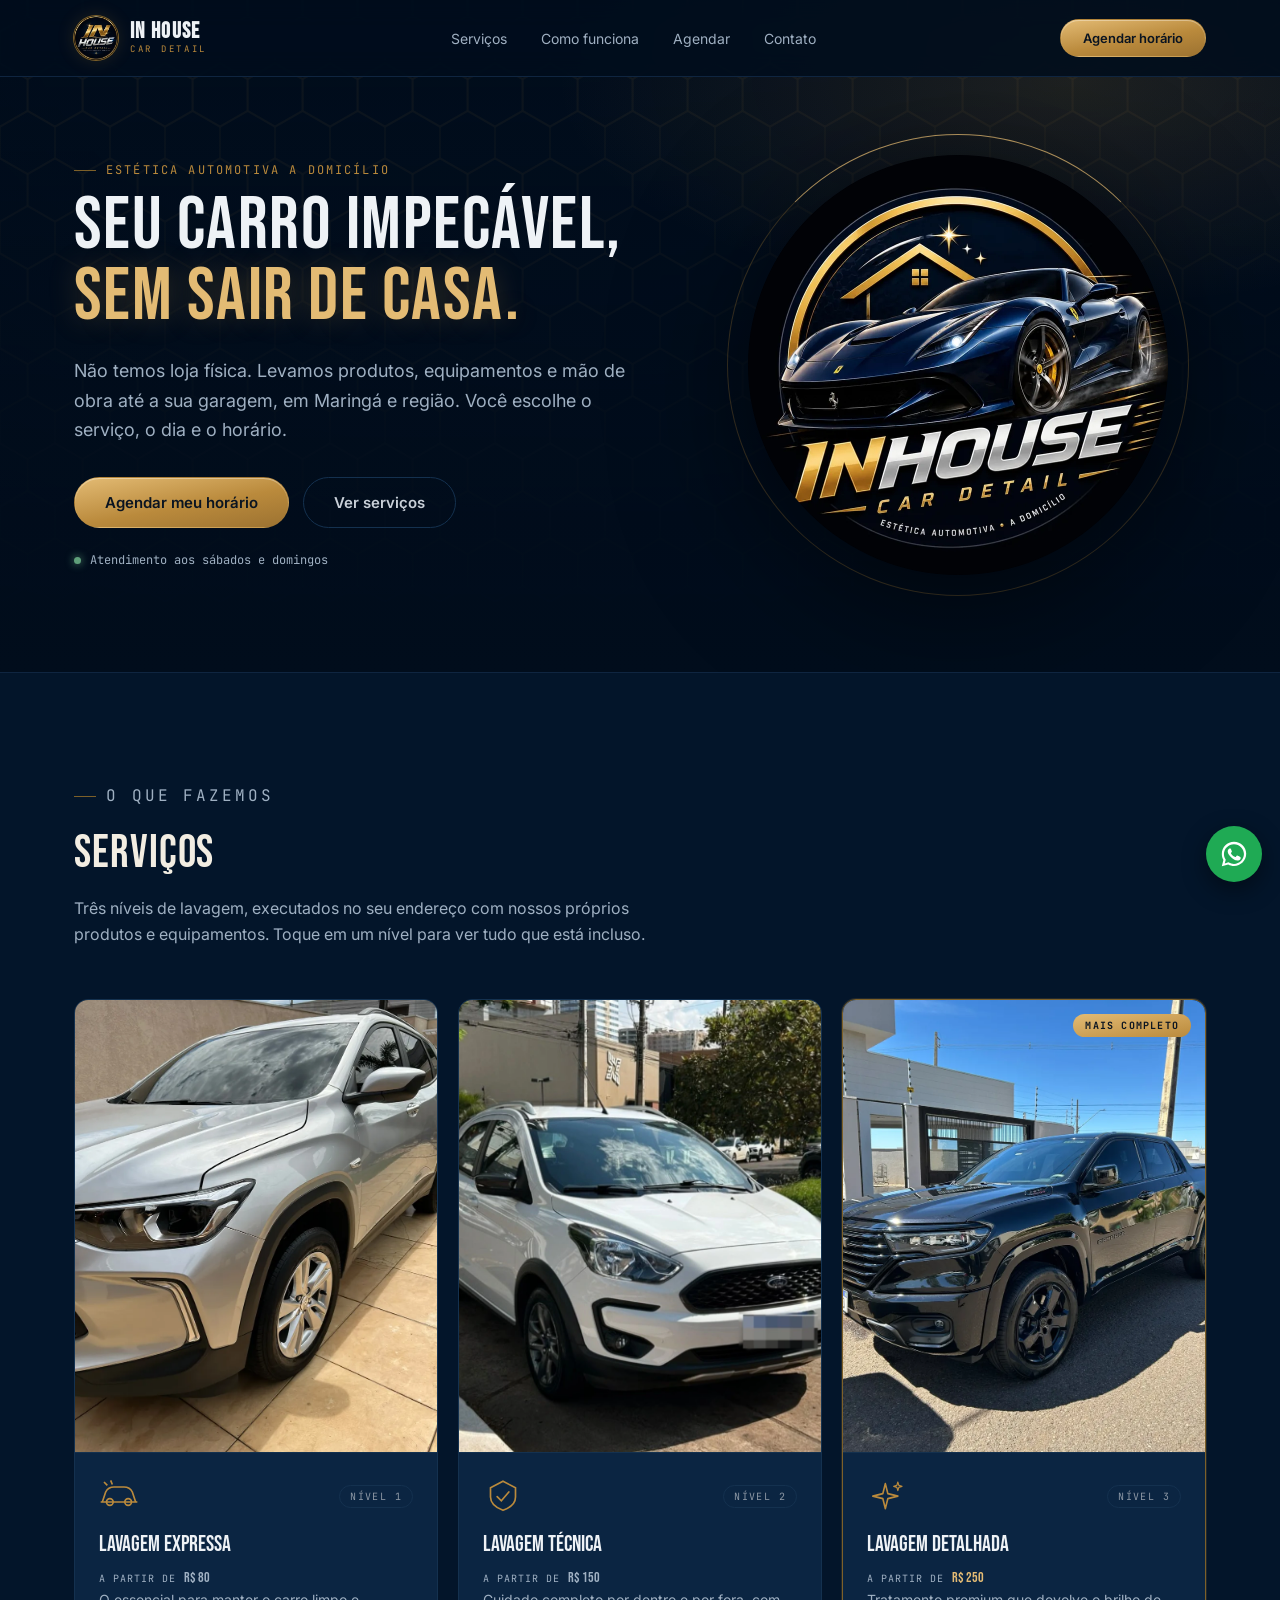
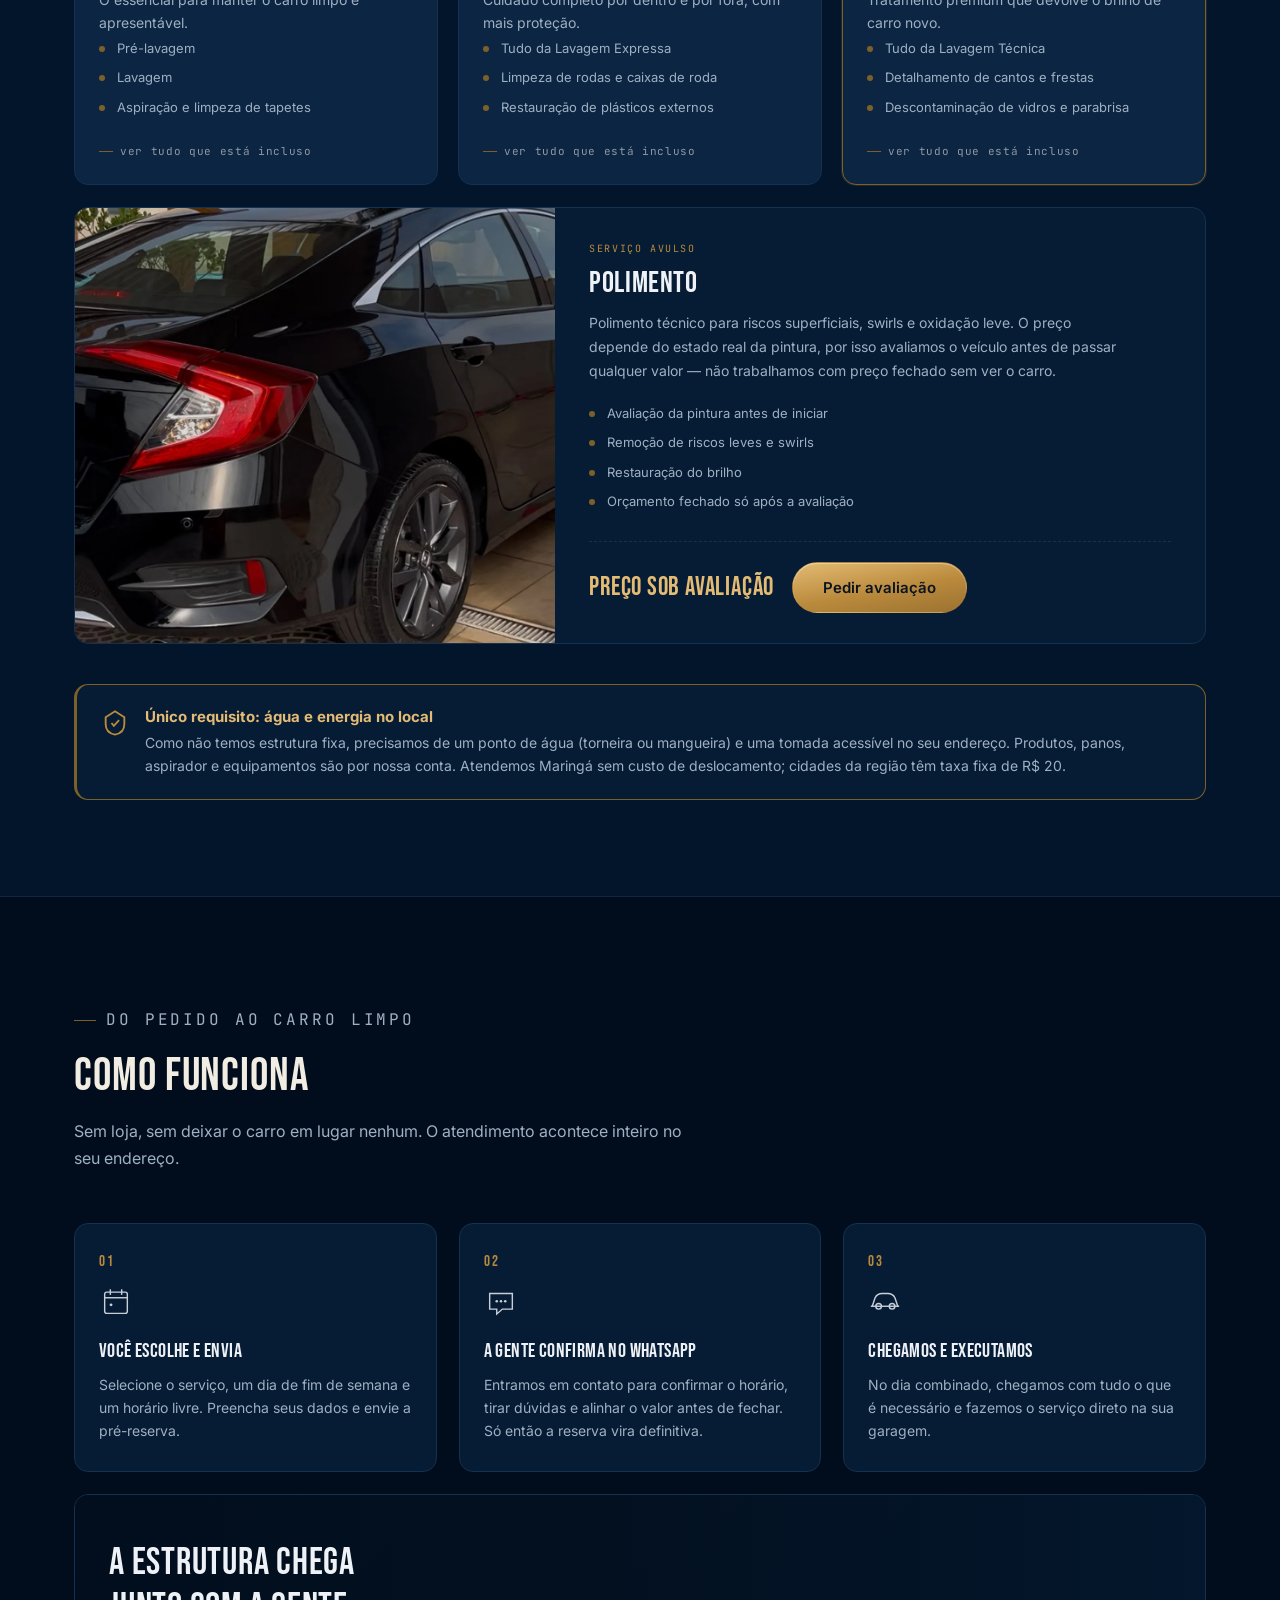
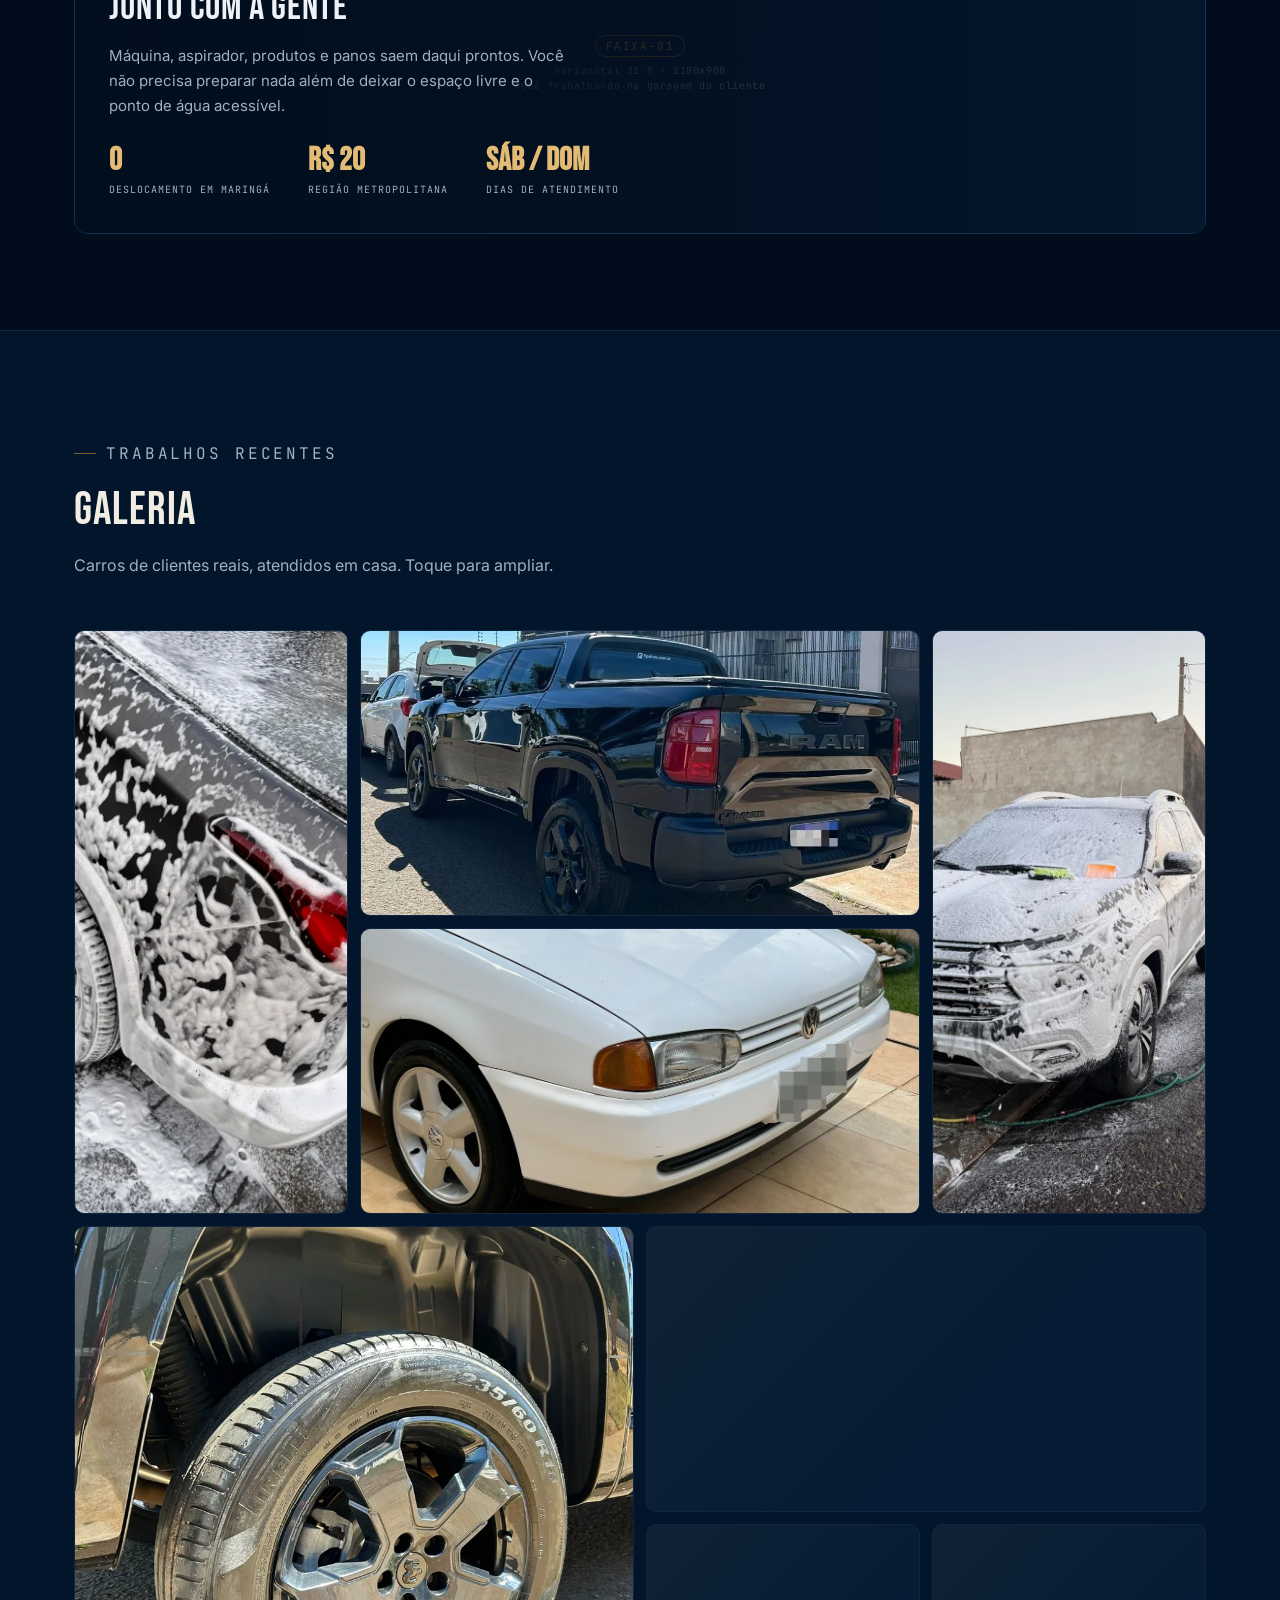
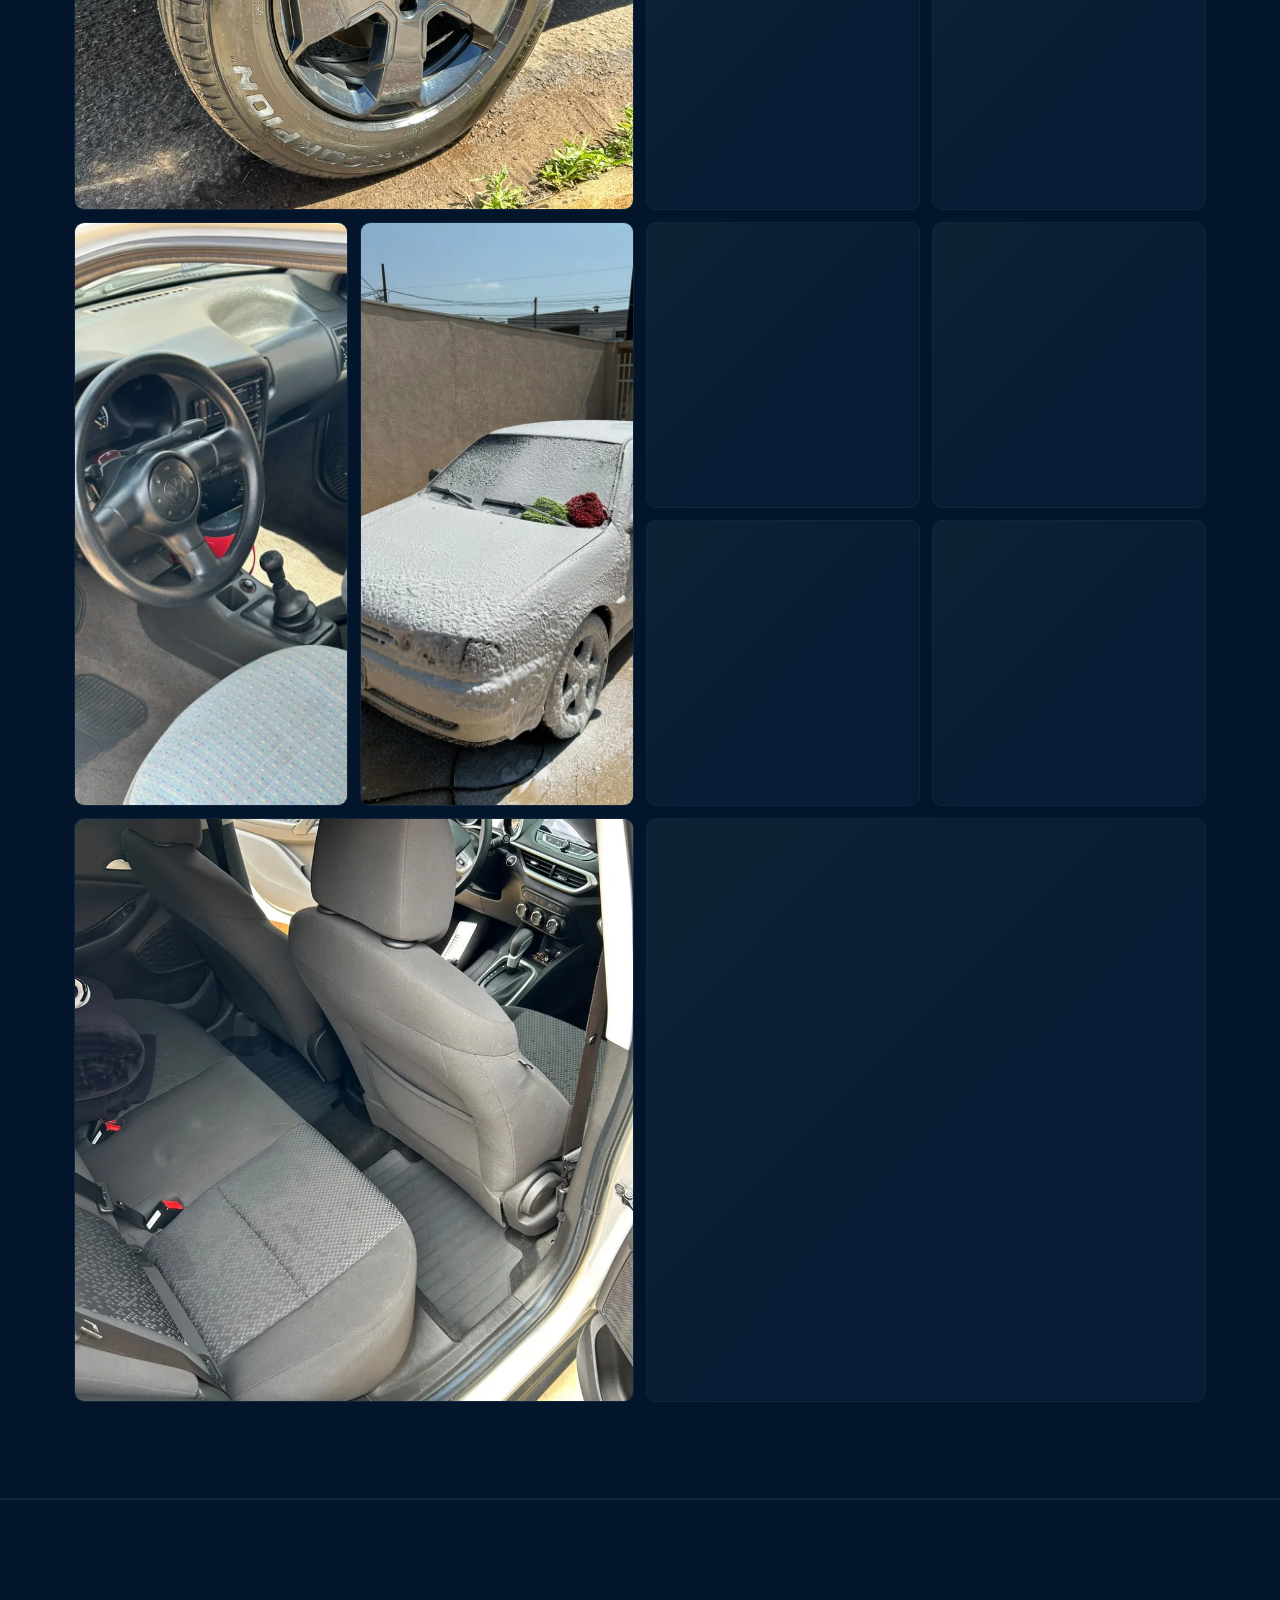
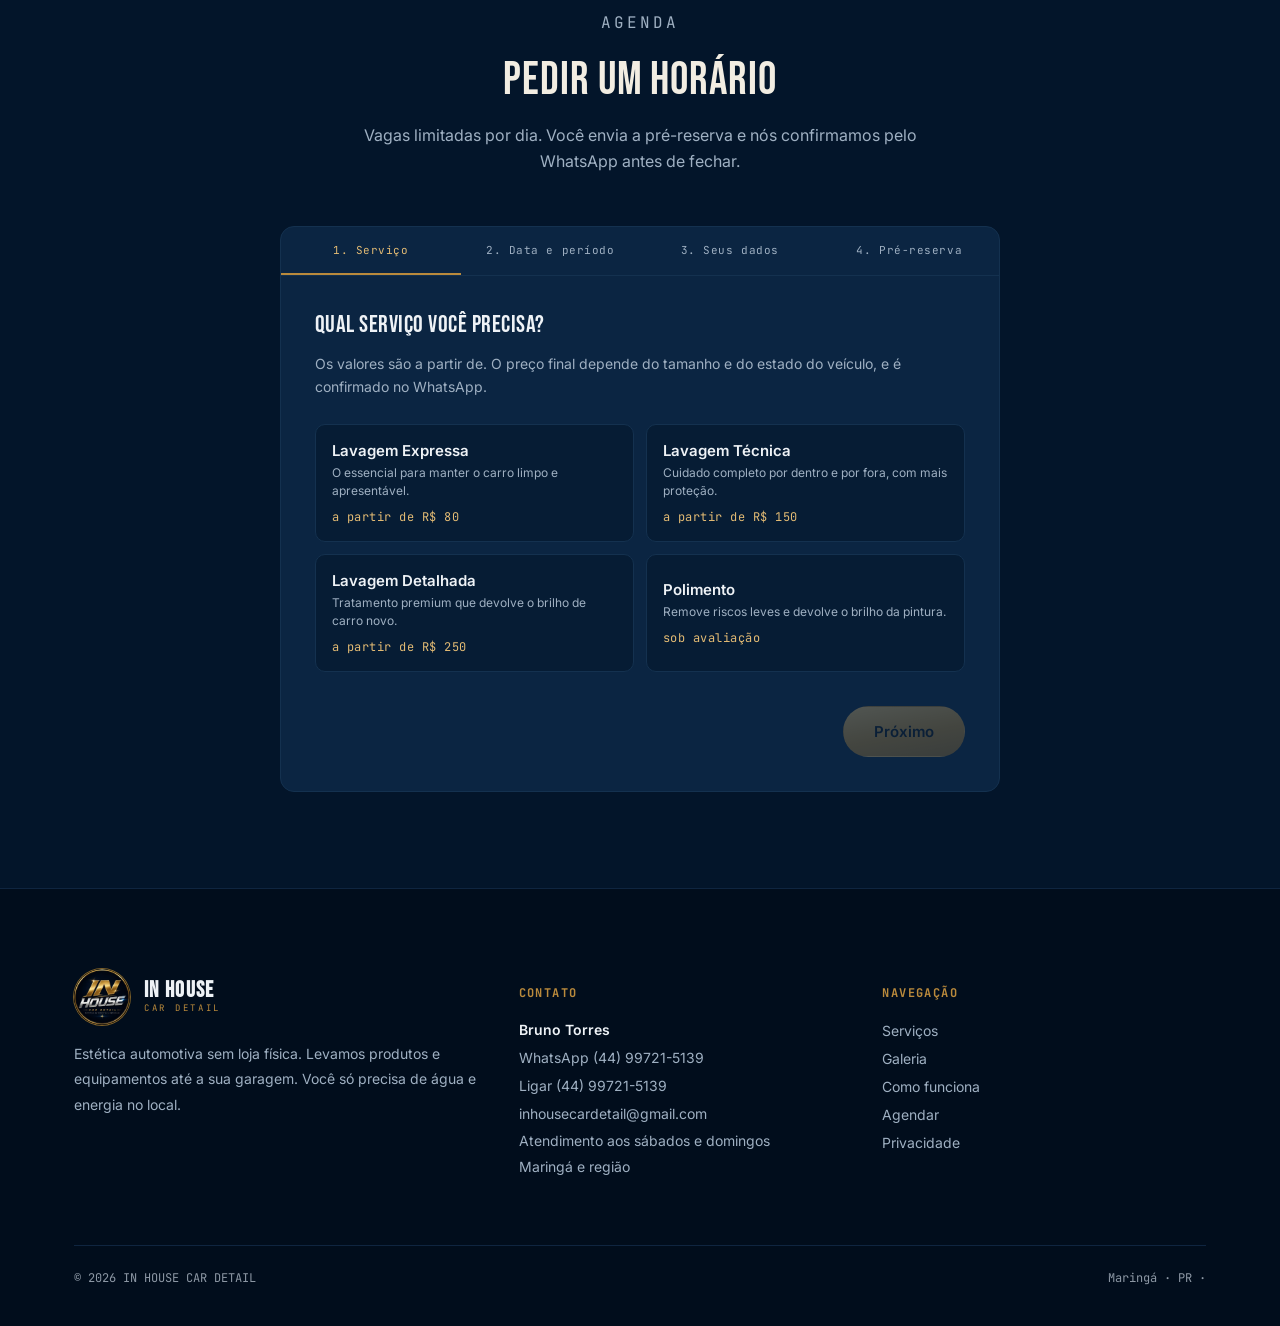
<file: index.html>
<!DOCTYPE html>
<html lang="pt-BR">
<head>
<meta charset="UTF-8">
<meta name="viewport" content="width=device-width, initial-scale=1.0">
<title>IN HOUSE CAR DETAIL — Estética automotiva a domicílio em Maringá</title>
<meta name="description" content="Lavagem e estética automotiva na sua garagem, em Maringá e região. Você escolhe o serviço, o dia e o horário — a gente leva produtos e equipamentos até você.">
<meta name="theme-color" content="#010d1c">

<link rel="canonical" href="https://inhousecardetail.com.br/">

<!-- Prévia do link no WhatsApp, Instagram e Facebook.
     og:image e og:url PRECISAM ser endereços completos — com caminho relativo
     o link é compartilhado sem imagem nenhuma.
     Endereços completos, apontando para o domínio próprio. -->
<meta property="og:title" content="IN HOUSE CAR DETAIL — Estética automotiva a domicílio">
<meta property="og:description" content="Lavagem e estética na sua garagem, em Maringá e região. Escolha o serviço, o dia e o horário — levamos produtos e equipamentos até você.">
<meta property="og:image" content="https://inhousecardetail.com.br/assets/img/og-card.jpg">
<meta property="og:image:width" content="1200">
<meta property="og:image:height" content="630">
<meta property="og:url" content="https://inhousecardetail.com.br/">
<meta property="og:site_name" content="IN HOUSE CAR DETAIL">
<meta property="og:type" content="website">
<meta property="og:locale" content="pt_BR">
<meta name="twitter:card" content="summary_large_image">

<!-- Ajuda o Google a entender que é um negócio local de serviço a domicílio -->
<script type="application/ld+json">
{
  "@context": "https://schema.org",
  "@type": "AutoWash",
  "name": "IN HOUSE CAR DETAIL",
  "description": "Estética automotiva a domicílio em Maringá e região.",
  "url": "https://inhousecardetail.com.br/",
  "image": "https://inhousecardetail.com.br/assets/img/og-card.jpg",
  "telephone": "+5544997215139",
  "email": "inhousecardetail@gmail.com",
  "priceRange": "R$ 80 - R$ 250",
  "areaServed": { "@type": "City", "name": "Maringá", "addressRegion": "PR", "addressCountry": "BR" },
  "openingHoursSpecification": [{
    "@type": "OpeningHoursSpecification",
    "dayOfWeek": ["Saturday","Sunday"],
    "opens": "08:00", "closes": "18:00"
  }]
}
</script>

<link rel="icon" type="image/jpeg" href="assets/img/logo-badge-160.jpg">
<link rel="apple-touch-icon" href="assets/img/logo-badge-320.jpg">

<link rel="preconnect" href="https://fonts.googleapis.com">
<link rel="preconnect" href="https://fonts.gstatic.com" crossorigin>
<link href="https://fonts.googleapis.com/css2?family=Bebas+Neue&family=Inter:wght@400;500;600;700;800&family=JetBrains+Mono:wght@400;500;700&display=swap" rel="stylesheet">
<link rel="stylesheet" href="assets/css/styles.css">
</head>
<body>

<!-- ============================ HEADER ============================ -->
<header>
  <nav class="wrap">
    <a class="brand" href="#topo" aria-label="IN HOUSE CAR DETAIL — início">
      <picture>
        <source srcset="assets/img/logo-badge-160.webp" type="image/webp">
        <img src="assets/img/logo-badge-160.jpg" alt="Logo IN HOUSE CAR DETAIL" width="44" height="44">
      </picture>
      <span class="logo"><b>IN HOUSE</b><span>CAR DETAIL</span></span>
    </a>
    <div class="nav-links">
      <a href="#servicos">Serviços</a>
      <!-- RESULTADOS: <a href="#resultados">Resultados</a> -->
      <a href="#como-funciona">Como funciona</a>
      <a href="#agendamento">Agendar</a>
      <a href="#contato">Contato</a>
    </div>
    <button class="btn btn-gold nav-cta" data-scroll="#agendamento">Agendar horário</button>
    <button class="burger" id="burgerBtn" aria-label="Abrir menu" aria-expanded="false">☰</button>
  </nav>
</header>

<!-- Fora do <header> de propósito: o backdrop-filter do cabeçalho cria um
     bloco de contenção e o menu fixo herdava a altura dele (64px). -->
<div class="mobile-menu" id="mobileMenu">
  <a href="#servicos">Serviços</a>
  <!-- RESULTADOS: <a href="#resultados">Resultados</a> -->
  <a href="#como-funciona">Como funciona</a>
  <a href="#agendamento">Agendar</a>
  <a href="#contato">Contato</a>
</div>

<!-- ============================ HERO ============================
     SLOT DE FOTO: HERO-BG — configurado via CSS.
     Arquivo: assets/img/hero/hero-bg.jpg (1920x1080, carro escuro molhado)
     Para ativar, descomente a linha --hero-photo no topo de assets/css/styles.css
     ============================================================== -->
<section class="hero" id="topo">
  <div class="wrap hero-grid">
    <div>
      <p class="eyebrow">Estética automotiva a domicílio</p>
      <h1>Seu carro impecável,<br><span class="gold">sem sair de casa.</span></h1>
      <p class="lead">Não temos loja física. Levamos produtos, equipamentos e mão de obra até a sua garagem, em Maringá e região. Você escolhe o serviço, o dia e o horário.</p>
      <div class="hero-ctas">
        <button class="btn btn-gold" data-scroll="#agendamento">Agendar meu horário</button>
        <a href="#servicos" class="btn btn-ghost">Ver serviços</a>
      </div>
      <p class="hero-note"><span class="dot"></span> Atendimento aos sábados e domingos</p>
    </div>
    <div class="hero-badge">
      <div class="ring" aria-hidden="true"></div>
      <div class="flare" aria-hidden="true"></div>
      <picture>
        <source srcset="assets/img/logo-hero-840.webp" type="image/webp">
        <img src="assets/img/logo-hero-840.jpg" alt="IN HOUSE CAR DETAIL — estética automotiva a domicílio" width="420" height="420" fetchpriority="high">
      </picture>
    </div>
  </div>
</section>

<!-- ============================ SERVIÇOS ============================ -->
<section id="servicos">
  <div class="wrap">
    <div class="section-head">
      <p class="eyebrow">O que fazemos</p>
      <h2>Serviços</h2>
      <p>Três níveis de lavagem, executados no seu endereço com nossos próprios produtos e equipamentos. Toque em um nível para ver tudo que está incluso.</p>
    </div>

    <!-- SLOTS DE FOTO: capa de cada card (SRV-*-CAPA) — geradas em assets/js/app.js -->
    <div class="service-grid" id="serviceGrid"></div>

    <!-- Polimento: linha separada, formato diferente das lavagens.
         SLOT DE FOTO: SRV-POLIMENTO-CAPA (1600x1200) -->
    <div class="polimento" id="polimentoBlock"></div>

    <div class="requisito">
      <svg viewBox="0 0 24 24" fill="none" aria-hidden="true"><path d="M12 2 L20 7 V13 C20 18 16.5 21 12 22 C7.5 21 4 18 4 13 V7 Z" stroke="currentColor" stroke-width="1.6"/><path d="M9 12 L11 14.5 L15.5 9.5" stroke="currentColor" stroke-width="1.6" fill="none"/></svg>
      <div>
        <b>Único requisito: água e energia no local</b>
        <p>Como não temos estrutura fixa, precisamos de um ponto de água (torneira ou mangueira) e uma tomada acessível no seu endereço. Produtos, panos, aspirador e equipamentos são por nossa conta. Atendemos Maringá sem custo de deslocamento; cidades da região têm taxa fixa de R$ 20.</p>
      </div>
    </div>
  </div>
</section>

<!-- Seção "Resultados" (antes/depois) removida — ver _secao-resultados.html -->

<!-- ============================ COMO FUNCIONA ============================ -->
<section id="como-funciona">
  <div class="wrap">
    <div class="section-head">
      <p class="eyebrow">Do pedido ao carro limpo</p>
      <h2>Como funciona</h2>
      <p>Sem loja, sem deixar o carro em lugar nenhum. O atendimento acontece inteiro no seu endereço.</p>
    </div>
    <div class="steps">
      <div class="step">
        <svg class="step-icon" viewBox="0 0 48 48" fill="none" aria-hidden="true"><rect x="8" y="10" width="32" height="30" rx="3" stroke="currentColor" stroke-width="2"/><line x1="8" y1="18" x2="40" y2="18" stroke="currentColor" stroke-width="2"/><line x1="16" y1="6" x2="16" y2="14" stroke="currentColor" stroke-width="2"/><line x1="32" y1="6" x2="32" y2="14" stroke="currentColor" stroke-width="2"/><circle cx="17" cy="28" r="2" fill="currentColor"/></svg>
        <h3>Você escolhe e envia</h3>
        <p>Selecione o serviço, um dia de fim de semana e um horário livre. Preencha seus dados e envie a pré-reserva.</p>
      </div>
      <div class="step">
        <svg class="step-icon" viewBox="0 0 48 48" fill="none" aria-hidden="true"><path d="M8 12h32v22H26l-8 7v-7H8z" stroke="currentColor" stroke-width="2"/><circle cx="18" cy="23" r="1.8" fill="currentColor"/><circle cx="24" cy="23" r="1.8" fill="currentColor"/><circle cx="30" cy="23" r="1.8" fill="currentColor"/></svg>
        <h3>A gente confirma no WhatsApp</h3>
        <p>Entramos em contato para confirmar o horário, tirar dúvidas e alinhar o valor antes de fechar. Só então a reserva vira definitiva.</p>
      </div>
      <div class="step">
        <svg class="step-icon" viewBox="0 0 48 48" fill="none" aria-hidden="true"><path d="M6 30 L10 18 Q13 12 20 12 L28 12 Q35 12 38 18 L42 30" stroke="currentColor" stroke-width="2" fill="none"/><line x1="4" y1="30" x2="44" y2="30" stroke="currentColor" stroke-width="2"/><circle cx="15" cy="30" r="4" fill="none" stroke="currentColor" stroke-width="2"/><circle cx="34" cy="30" r="4" fill="none" stroke="currentColor" stroke-width="2"/></svg>
        <h3>Chegamos e executamos</h3>
        <p>No dia combinado, chegamos com tudo o que é necessário e fazemos o serviço direto na sua garagem.</p>
      </div>
    </div>

      <!-- A estrutura chega junto com a gente — fecha a seção "Como funciona".
           SLOT DE FOTO: FAIXA-01. Ative pelo bloco PHOTOS em assets/js/app.js -->
      <div class="estrutura">
        <div class="slot" data-slot="FAIXA-01">
          <div class="slot-empty">
            <span class="code">FAIXA-01</span>
            <span class="meta">horizontal 21:9 · 2100x900<br>você trabalhando na garagem do cliente</span>
          </div>
        </div>
        <div class="estrutura-overlay"></div>
        <div class="estrutura-content">
          <h3>A estrutura chega junto com a gente</h3>
          <p>Máquina, aspirador, produtos e panos saem daqui prontos. Você não precisa preparar nada além de deixar o espaço livre e o ponto de água acessível.</p>
          <div class="estrutura-stats">
            <div><b>0</b><span>deslocamento em Maringá</span></div>
            <div><b>R$ 20</b><span>região metropolitana</span></div>
            <div><b>Sáb / Dom</b><span>dias de atendimento</span></div>
          </div>
        </div>
      </div>
  </div>
</section>

<!-- ============================ GALERIA MOSAICO ============================
     SLOTS DE FOTO: GAL-01 a GAL-06 — tamanhos diferentes de propósito.
     Arquivos: assets/img/galeria/01.jpg ... 06.jpg. Ative pelo bloco PHOTOS.
     ========================================================================= -->
<section id="galeria">
  <div class="wrap">
    <div class="section-head">
      <p class="eyebrow">Trabalhos recentes</p>
      <h2>Galeria</h2>
      <p>Carros de clientes reais, atendidos em casa. Toque para ampliar.</p>
    </div>

    <div class="mosaico" id="mosaico">
      <div class="slot m-tall" data-slot="GAL-01"><div class="slot-empty"><span class="code">GAL-01</span><span class="meta">foto da galeria</span></div></div>
      <div class="slot m-wide" data-slot="GAL-02"><div class="slot-empty"><span class="code">GAL-02</span><span class="meta">foto da galeria</span></div></div>
      <div class="slot m-wide" data-slot="GAL-03"><div class="slot-empty"><span class="code">GAL-03</span><span class="meta">foto da galeria</span></div></div>
      <div class="slot m-tall" data-slot="GAL-04"><div class="slot-empty"><span class="code">GAL-04</span><span class="meta">foto da galeria</span></div></div>
      <div class="slot m-big" data-slot="GAL-05"><div class="slot-empty"><span class="code">GAL-05</span><span class="meta">foto da galeria</span></div></div>
      <div class="slot m-wide" data-slot="GAL-06"><div class="slot-empty"><span class="code">GAL-06</span><span class="meta">foto da galeria</span></div></div>
      <div class="slot" data-slot="GAL-07"><div class="slot-empty"><span class="code">GAL-07</span><span class="meta">foto da galeria</span></div></div>
      <div class="slot" data-slot="GAL-08"><div class="slot-empty"><span class="code">GAL-08</span><span class="meta">foto da galeria</span></div></div>
      <div class="slot m-tall" data-slot="GAL-09"><div class="slot-empty"><span class="code">GAL-09</span><span class="meta">foto da galeria</span></div></div>
      <div class="slot m-tall" data-slot="GAL-10"><div class="slot-empty"><span class="code">GAL-10</span><span class="meta">foto da galeria</span></div></div>
      <div class="slot" data-slot="GAL-11"><div class="slot-empty"><span class="code">GAL-11</span><span class="meta">foto da galeria</span></div></div>
      <div class="slot" data-slot="GAL-12"><div class="slot-empty"><span class="code">GAL-12</span><span class="meta">foto da galeria</span></div></div>
      <div class="slot" data-slot="GAL-13"><div class="slot-empty"><span class="code">GAL-13</span><span class="meta">foto da galeria</span></div></div>
      <div class="slot" data-slot="GAL-14"><div class="slot-empty"><span class="code">GAL-14</span><span class="meta">foto da galeria</span></div></div>
      <div class="slot m-big" data-slot="GAL-15"><div class="slot-empty"><span class="code">GAL-15</span><span class="meta">foto da galeria</span></div></div>
      <div class="slot m-big" data-slot="GAL-16"><div class="slot-empty"><span class="code">GAL-16</span><span class="meta">foto da galeria</span></div></div>
    </div>
    </div>
    </div>
  </div>
</section>

<!-- ============================ AGENDAMENTO ============================ -->
<section id="agendamento">
  <div class="wrap">
    <div class="section-head center">
      <p class="eyebrow center">Agenda</p>
      <h2>Pedir um horário</h2>
      <p>Vagas limitadas por dia. Você envia a pré-reserva e nós confirmamos pelo WhatsApp antes de fechar.</p>
    </div>

    <div class="booking-card">
      <div class="stepper" id="stepper"></div>
      <div class="booking-body" id="bookingBody"></div>
      <div class="booking-nav" id="bookingNav"></div>
    </div>
  </div>
</section>

<!-- ============================ RODAPÉ ============================ -->
<footer id="contato">
  <div class="wrap">
    <div class="foot-grid">
      <div class="foot-col">
        <div class="foot-brand">
          <picture>
            <source srcset="assets/img/logo-badge-320.webp" type="image/webp">
            <img src="assets/img/logo-badge-320.jpg" alt="IN HOUSE CAR DETAIL" width="56" height="56" loading="lazy">
          </picture>
          <span class="logo"><b>IN HOUSE</b><span>CAR DETAIL</span></span>
        </div>
        <p>Estética automotiva sem loja física. Levamos produtos e equipamentos até a sua garagem. Você só precisa de água e energia no local.</p>
      </div>
      <div class="foot-col">
        <h4>Contato</h4>
        <p class="foot-pessoa">Bruno Torres</p>
        <a href="https://wa.me/5544997215139" target="_blank" rel="noopener">WhatsApp (44) 99721-5139</a>
        <a href="tel:+5544997215139">Ligar (44) 99721-5139</a>
        <a href="mailto:inhousecardetail@gmail.com">inhousecardetail@gmail.com</a>
        <p>Atendimento aos sábados e domingos<br>Maringá e região</p>
      </div>
      <div class="foot-col">
        <h4>Navegação</h4>
        <a href="#servicos">Serviços</a>
        <!-- RESULTADOS: <a href="#resultados">Antes e depois</a> -->
        <a href="#galeria">Galeria</a>
        <a href="#como-funciona">Como funciona</a>
        <a href="#agendamento">Agendar</a>
        <button type="button" class="link-rodape" data-privacidade>Privacidade</button>
      </div>
    </div>
    <div class="foot-bottom">
      <span>© 2026 IN HOUSE CAR DETAIL</span>
      <span>Maringá · PR ·</span>
    </div>
  </div>
</footer>

<!-- Modal de serviço -->
<div class="modal-overlay" id="modalOverlay" role="dialog" aria-modal="true" aria-hidden="true">
  <div class="modal" id="modalContent"></div>
</div>

<!-- Aviso de privacidade (LGPD) -->
<div class="modal-overlay" id="privOverlay" role="dialog" aria-modal="true" aria-hidden="true">
  <div class="modal" id="privContent"></div>
</div>

<!-- Lightbox da galeria -->
<div class="lightbox" id="lightbox" role="dialog" aria-modal="true" aria-hidden="true">
  <button class="lightbox-close" id="lightboxClose" aria-label="Fechar">✕</button>
  <img id="lightboxImg" alt="">
</div>

<!-- WhatsApp flutuante: único canal que já converte enquanto o backend da Fase 4 não existe -->
<a class="wa-float" id="waFloat" href="https://wa.me/5544997215139" target="_blank" rel="noopener" aria-label="Falar no WhatsApp">
  <svg viewBox="0 0 32 32" fill="currentColor" aria-hidden="true"><path d="M16 3C8.8 3 3 8.8 3 16c0 2.3.6 4.5 1.7 6.4L3 29l6.8-1.8c1.9 1 4 1.6 6.2 1.6 7.2 0 13-5.8 13-13S23.2 3 16 3zm0 23.6c-2 0-3.9-.5-5.5-1.5l-.4-.2-4 1.1 1.1-3.9-.3-.4c-1.1-1.7-1.6-3.6-1.6-5.6 0-5.9 4.8-10.6 10.7-10.6 5.9 0 10.6 4.8 10.6 10.6 0 5.9-4.8 10.5-10.6 10.5zm5.8-7.9c-.3-.2-1.9-.9-2.2-1-.3-.1-.5-.2-.7.2-.2.3-.8 1-1 1.2-.2.2-.4.2-.7.1-.3-.2-1.3-.5-2.6-1.6-1-.9-1.6-1.9-1.8-2.2-.2-.3 0-.5.1-.7l.5-.6c.2-.2.2-.3.3-.5.1-.2 0-.4 0-.6l-1-2.3c-.2-.6-.5-.5-.7-.5h-.6c-.2 0-.6.1-.9.4-.3.3-1.2 1.2-1.2 2.8s1.2 3.3 1.4 3.5c.2.2 2.4 3.7 5.8 5.1.8.4 1.5.6 2 .7.8.3 1.6.2 2.2.1.7-.1 2-.8 2.2-1.6.3-.8.3-1.5.2-1.6-.1-.2-.3-.3-.6-.4z"/></svg>
</a>

<script src="assets/js/app.js"></script>
</body>
</html>
</file>
<file: assets/css/styles.css>
/* ==========================================================================
   IN HOUSE CAR DETAIL — folha de estilo principal
   Fase 0 + Fase 1
   Paleta derivada da logo: azul-marinho profundo, ouro escovado, prata cromada
   ========================================================================== */

/* --------------------------------------------------------------------------
   FASE 2 — FOTO DE FUNDO DO HERO
   Quando tiver a foto, salve em assets/img/hero/hero-bg.jpg (1920x1080)
   e DESCOMENTE a linha --hero-photo abaixo. Sem ela, o hero usa a
   textura hexagonal da marca (que também fica bom, sem quebrar nada).
   -------------------------------------------------------------------------- */

:root{
  /* --hero-photo: url('../img/hero/hero-bg.jpg'); */

  /* Azuis — do mais profundo (fundo da página) ao mais claro (cards) */
  --navy-900:#010d1c;
  --navy-850:#03152a;
  --navy-800:#061c34;
  --navy-700:#0b2542;
  --navy-600:#123055;

  /* Ouro — escovado, vem do anel e da palavra "IN" da logo */
  --gold:#ba8a3c;
  --gold-bright:#e3bb74;
  --gold-dim:#7d6029;

  /* Prata — cromado da palavra "HOUSE". Token novo nesta fase. */
  --silver:#c8cfd8;
  --silver-bright:#eef2f6;
  --silver-dim:#8d98a5;

  --border:#14314f;
  --border-soft:#0f2540;
  --text:#f2ede2;
  --text-muted:#9fb0c2;
  --danger:#c05a4a;
  --ok:#5f9f7a;

  --radius:14px;
  --radius-sm:10px;
  --maxw:1180px;

  /* Textura hexagonal da logo, em SVG inline (596 bytes, zero request) */
  --hex:url("data:image/svg+xml,%3Csvg xmlns='http://www.w3.org/2000/svg' width='27.7' height='48.0' viewBox='0 0 27.7 48.0'%3E%3Cg fill='none' stroke='%23ba8a3c' stroke-width='1' stroke-opacity='0.55'%3E%3Cpath d='M0.0 -16.0 13.9 -8.0 13.9 8.0 0.0 16.0 -13.9 8.0 -13.9 -8.0Z'/%3E%3Cpath d='M27.7 -16.0 41.6 -8.0 41.6 8.0 27.7 16.0 13.9 8.0 13.9 -8.0Z'/%3E%3Cpath d='M13.9 8.0 27.7 16.0 27.7 32.0 13.9 40.0 0.0 32.0 0.0 16.0Z'/%3E%3Cpath d='M0.0 32.0 13.9 40.0 13.9 56.0 0.0 64.0 -13.9 56.0 -13.9 40.0Z'/%3E%3Cpath d='M27.7 32.0 41.6 40.0 41.6 56.0 27.7 64.0 13.9 56.0 13.9 40.0Z'/%3E%3C/g%3E%3C/svg%3E");
}

/* ============================ BASE ============================ */
*{box-sizing:border-box;}
html{
  scroll-behavior:smooth;
  -webkit-text-size-adjust:100%;   /* iOS não reescala fonte ao girar a tela */
  text-size-adjust:100%;
}
body{
  margin:0;
  background:var(--navy-900);
  color:var(--text);
  font-family:'Inter',system-ui,sans-serif;
  -webkit-font-smoothing:antialiased;
  overflow-x:hidden;
  overflow-wrap:break-word;        /* texto longo não estoura a caixa */
  -webkit-tap-highlight-color:rgba(186,138,60,0.18);
  position:relative;
}

/* Textura hexagonal global — camada de fundo fixa, muito discreta */
body::before{
  content:'';position:fixed;inset:0;z-index:-2;
  background-image:var(--hex);
  background-size:55px 95px;
  opacity:0.22;
  pointer-events:none;
}
/* Vinheta: escurece as bordas e concentra a atenção no centro */
body::after{
  content:'';position:fixed;inset:0;z-index:-1;pointer-events:none;
  background:radial-gradient(120% 90% at 50% 0%, transparent 40%, rgba(1,9,20,0.75) 100%);
}

::selection{background:var(--gold);color:#07121f;}
a{color:inherit;}
img{
  max-width:100%;height:auto;display:block;
  /* height:auto é essencial: os <img> declaram width/height no HTML para o
     navegador reservar espaço, e sem isto o CSS encolhe só a largura e a
     imagem achata. Regras mais específicas (.slot img) continuam valendo. */
}
button{font-family:inherit;cursor:pointer;}

:focus-visible{
  outline:2px solid var(--gold-bright);
  outline-offset:3px;
  border-radius:4px;
}

.wrap{max-width:var(--maxw);margin:0 auto;padding:0 24px;}
.full-bleed{width:100%;}

h1,h2,h3{font-family:'Bebas Neue',sans-serif;letter-spacing:0.02em;font-weight:400;margin:0;}

.eyebrow{
  font-family:'JetBrains Mono',monospace;
  font-size:12px;letter-spacing:0.18em;text-transform:uppercase;
  color:var(--gold);display:flex;align-items:center;gap:10px;
}
.eyebrow::before{content:'';width:22px;height:1px;background:var(--gold-dim);display:inline-block;}
.eyebrow.center{justify-content:center;}
.eyebrow.center::before{display:none;}

section{padding:96px 0;position:relative;}
/* Sem isto, o header fixo cobre o topo da seção ao clicar nas âncoras */
section[id],footer[id]{scroll-margin-top:88px;}
.section-head{max-width:640px;margin-bottom:52px;}
.section-head h2{font-size:clamp(32px,4.5vw,46px);margin-top:14px;}
.section-head h2 em{font-style:normal;color:var(--silver-bright);}
.section-head p{color:var(--text-muted);font-size:16px;margin-top:14px;line-height:1.65;max-width:62ch;}
.section-head.center{margin-left:auto;margin-right:auto;text-align:center;}
.section-head.center p{margin-left:auto;margin-right:auto;}

/* ============================ BOTÕES ============================ */
.btn{
  display:inline-flex;align-items:center;justify-content:center;gap:8px;
  padding:15px 30px;border-radius:999px;border:1px solid transparent;
  font-weight:600;font-size:15px;text-decoration:none;
  transition:transform .15s ease, box-shadow .15s ease, background .2s ease, border-color .2s ease, color .2s ease;
}
.btn-gold{
  background:linear-gradient(170deg,var(--gold-bright) 0%,var(--gold) 55%,#9c7231 100%);
  color:#0a1421;
  box-shadow:inset 0 1px 0 rgba(255,255,255,0.35);
}
.btn-gold:hover{transform:translateY(-1px);box-shadow:inset 0 1px 0 rgba(255,255,255,0.35),0 8px 26px rgba(186,138,60,0.32);}
.btn-ghost{background:transparent;border:1px solid var(--border);color:var(--silver);}
.btn-ghost:hover{border-color:var(--gold-dim);color:var(--gold-bright);}
.btn:disabled{opacity:0.32;cursor:not-allowed;transform:none;box-shadow:none;}

/* ============================ HEADER ============================ */
header{
  position:fixed;top:0;left:0;right:0;z-index:100;
  background:rgba(1,13,28,0.86);backdrop-filter:blur(12px);
  transition:background .2s ease;
  border-bottom:1px solid var(--border-soft);
}
nav.wrap{display:flex;align-items:center;justify-content:space-between;height:76px;gap:16px;}
.brand{display:flex;align-items:center;gap:12px;text-decoration:none;}
.brand img{
  width:44px;height:44px;border-radius:50%;object-fit:cover;
  box-shadow:0 0 0 1px var(--gold-dim),0 0 18px rgba(186,138,60,0.18);
}
.logo{display:flex;flex-direction:column;line-height:0.85;}
.logo b{font-family:'Bebas Neue',sans-serif;font-size:22px;letter-spacing:0.06em;color:var(--silver-bright);}
.logo span{font-family:'JetBrains Mono',monospace;font-size:9px;letter-spacing:0.3em;color:var(--gold);margin-top:4px;}
.nav-links{display:flex;gap:34px;align-items:center;}
.nav-links a{font-size:14px;color:var(--text-muted);text-decoration:none;transition:color .15s;}
.nav-links a:hover{color:var(--gold-bright);}
.nav-cta{padding:10px 22px;font-size:13px;}
.burger{display:none;background:none;border:none;color:var(--silver);font-size:26px;padding:4px;line-height:1;}
.mobile-menu{
  display:none;position:fixed;inset:76px 0 0 0;background:var(--navy-900);z-index:99;
  flex-direction:column;padding:34px 24px;gap:26px;
}
.mobile-menu a{font-family:'Bebas Neue',sans-serif;font-size:30px;color:var(--text);text-decoration:none;}
.mobile-menu a:hover{color:var(--gold-bright);}
.mobile-menu.open{display:flex;}
body.menu-aberto header{background:var(--navy-900);backdrop-filter:none;}

/* ============================ HERO ============================ */
.hero{
  padding:150px 0 92px;position:relative;isolation:isolate;overflow:hidden;
}
/* Camada de foto (Fase 2). Sem --hero-photo, fica invisível. */
.hero::before{
  content:'';position:absolute;inset:0;z-index:-2;
  background-image:var(--hero-photo,none);
  background-size:cover;background-position:center 60%;
  opacity:0.42;
  filter:saturate(0.7) contrast(1.05);
}
/* Overlay azul-marinho + brilho dourado no canto superior direito */
.hero::after{
  content:'';position:absolute;inset:0;z-index:-1;
  background:
    radial-gradient(58% 48% at 84% 12%, rgba(186,138,60,0.16), transparent 70%),
    linear-gradient(180deg, rgba(1,13,28,0.55) 0%, rgba(1,13,28,0.88) 62%, var(--navy-900) 100%);
}
.hero-grid{display:grid;grid-template-columns:1.08fr 0.92fr;gap:52px;align-items:center;}
.hero h1{font-size:clamp(42px,5.8vw,74px);line-height:0.96;color:var(--silver-bright);}
.hero h1 .gold{
  color:var(--gold-bright);
  text-shadow:0 0 28px rgba(186,138,60,0.28);
}
.hero p.lead{font-size:18px;color:var(--text-muted);max-width:52ch;margin:24px 0 32px;line-height:1.65;}
.hero-ctas{display:flex;gap:14px;flex-wrap:wrap;}
.hero-note{
  margin-top:24px;font-family:'JetBrains Mono',monospace;font-size:12px;
  color:var(--text-muted);display:flex;align-items:center;gap:9px;
}
.dot{width:7px;height:7px;border-radius:50%;background:var(--ok);display:inline-block;box-shadow:0 0 9px var(--ok);}

/* Badge do hero: logo + anel girando + clarão de luz que passa uma vez ao carregar */
.hero-badge{display:flex;align-items:center;justify-content:center;position:relative;}
.hero-badge img{
  width:100%;height:auto;max-width:420px;border-radius:50%;
  filter:drop-shadow(0 22px 64px rgba(0,0,0,0.6));
}
.hero-badge .ring{
  position:absolute;inset:0;margin:auto;width:100%;max-width:462px;aspect-ratio:1;
  border-radius:50%;border:1px solid rgba(186,138,60,0.32);
  border-top-color:rgba(227,187,116,0.85);
  animation:spin 26s linear infinite;
  pointer-events:none;
}
.hero-badge .flare{
  position:absolute;inset:0;margin:auto;width:100%;max-width:420px;aspect-ratio:1;
  border-radius:50%;overflow:hidden;pointer-events:none;
  -webkit-mask-image:radial-gradient(circle,#000 99%,transparent 100%);
          mask-image:radial-gradient(circle,#000 99%,transparent 100%);
}
.hero-badge .flare::before{
  content:'';position:absolute;top:-40%;left:-120%;width:60%;height:180%;
  background:linear-gradient(100deg,transparent,rgba(255,255,255,0.30),transparent);
  transform:rotate(14deg);
  animation:sweep 1.5s ease-out 0.5s 1 both;
}
@keyframes spin{to{transform:rotate(360deg);}}
@keyframes sweep{from{left:-120%;}to{left:170%;}}

/* ============================ SLOTS DE FOTO ============================
   Sistema compartilhado. Todo lugar que espera uma foto na Fase 2 usa .slot.
   Enquanto não há <img>, mostra o código do slot e a proporção esperada.
   ====================================================================== */
.slot{
  position:relative;overflow:hidden;border-radius:var(--radius-sm);
  background:
    linear-gradient(135deg, rgba(186,138,60,0.05), transparent 60%),
    var(--navy-800);
  border:1px dashed var(--border);
  display:grid;
  grid-template:1fr / 1fr;   /* linha definida: sem isto height:100% na <img>
                                vira dependência cíclica e ela usa a altura
                                natural, transbordando e mostrando só o topo */
  place-items:center;
  min-width:0;min-height:0;
}
.slot img{
  position:absolute;inset:0;width:100%;height:100%;object-fit:cover;
}
.slot-empty{
  display:grid;place-items:center;gap:6px;padding:14px;text-align:center;
  font-family:'JetBrains Mono',monospace;color:var(--silver-dim);
}
.slot-empty .code{
  font-size:11px;letter-spacing:0.14em;color:var(--gold);
  border:1px solid var(--gold-dim);border-radius:999px;padding:3px 10px;
}
.slot-empty .meta{font-size:10px;letter-spacing:0.06em;opacity:0.8;line-height:1.5;}
.slot.is-filled{border-style:solid;border-color:var(--border-soft);}
.slot.is-filled .slot-empty{display:none;}
.slot:has(img) .slot-empty{display:none;}
.slot:has(img){border-style:solid;border-color:var(--border-soft);}

.ratio-16-9{aspect-ratio:16/9;}
.ratio-4-3{aspect-ratio:4/3;}
.ratio-1-1{aspect-ratio:1/1;}
.ratio-21-9{aspect-ratio:21/9;}
.ratio-3-4{aspect-ratio:3/4;}
.ratio-4-5{aspect-ratio:4/5;}

/* ============================ SERVIÇOS ============================ */
#servicos{background:var(--navy-850);border-top:1px solid var(--border-soft);border-bottom:1px solid var(--border-soft);}
.service-grid{display:grid;grid-template-columns:repeat(3,1fr);gap:20px;}
.service-card{
  position:relative;
  background:var(--navy-700);border:1px solid var(--border);border-radius:var(--radius);
  padding:0;overflow:hidden;text-align:left;width:100%;color:inherit;
  transition:border-color .2s, transform .2s;
  display:flex;flex-direction:column;
}
.service-card:hover{border-color:var(--gold-dim);transform:translateY(-3px);}
/* O título é o botão; o ::after estica a área clicável sobre o card inteiro */
.card-trigger{
  background:none;border:none;padding:0;margin:0;color:inherit;font:inherit;
  text-align:left;cursor:pointer;
}
.card-trigger::after{content:'';position:absolute;inset:0;z-index:1;}
.card-trigger:focus-visible{outline:none;}
.card-trigger:focus-visible::after{outline:2px solid var(--gold-bright);outline-offset:-4px;border-radius:var(--radius);}
.service-card .slot{border-radius:0;border:none;border-bottom:1px solid var(--border);}
.service-card:hover .slot img{transform:scale(1.03);}
.service-card .slot img{transition:transform .35s ease;}
.card-body{padding:24px 24px 26px;display:flex;flex-direction:column;flex:1;}
.service-icon{width:40px;height:40px;color:var(--gold);margin-bottom:16px;}
.service-card h3{font-size:22px;letter-spacing:0.03em;margin-bottom:9px;color:var(--silver-bright);}
.service-card p{font-size:14px;color:var(--text-muted);line-height:1.6;margin:0;flex:1;}
.service-card .tag{
  display:inline-flex;align-items:center;gap:7px;margin-top:18px;
  font-family:'JetBrains Mono',monospace;font-size:11px;
  color:var(--silver-dim);letter-spacing:0.06em;
}
.service-card .tag::before{content:'';width:14px;height:1px;background:var(--gold-dim);}
.service-card:hover .tag{color:var(--gold-bright);}

/* Selo de requisito (água + energia) */
.requisito{
  display:flex;gap:16px;align-items:flex-start;background:var(--navy-800);
  border:1px solid var(--gold-dim);border-left-width:3px;
  border-radius:var(--radius);padding:22px 24px;margin-top:40px;
}
.requisito svg{width:28px;height:28px;color:var(--gold);flex:0 0 auto;margin-top:2px;}
.requisito b{display:block;color:var(--gold-bright);font-size:15px;margin-bottom:5px;}
.requisito p{margin:0;color:var(--text-muted);font-size:14px;line-height:1.65;}

/* ============ A ESTRUTURA CHEGA JUNTO (dentro de Como funciona) ============ */
.estrutura{
  position:relative;margin-top:22px;border-radius:var(--radius);overflow:hidden;
  border:1px solid var(--border);background:var(--navy-800);
  min-height:340px;display:grid;align-items:end;isolation:isolate;
}
.estrutura .slot{
  position:absolute;inset:0;z-index:-2;border:none;border-radius:0;aspect-ratio:auto;
}
.estrutura .slot img{height:100%;width:100%;object-fit:cover;}
.estrutura-overlay{
  position:absolute;inset:0;z-index:-1;
  background:linear-gradient(90deg, rgba(1,13,28,0.95) 0%, rgba(1,13,28,0.82) 46%, rgba(1,13,28,0.35) 100%);
}
.estrutura-content{padding:36px 34px;}
.estrutura-content h3{font-size:clamp(26px,3.4vw,38px);color:var(--silver-bright);max-width:17ch;}
.estrutura-content > p{color:var(--text-muted);font-size:15px;line-height:1.65;max-width:52ch;margin:14px 0 0;}
.estrutura-stats{display:flex;gap:38px;margin-top:26px;flex-wrap:wrap;}
.estrutura-stats div b{
  display:block;font-family:'Bebas Neue',sans-serif;font-size:32px;color:var(--gold-bright);line-height:1;
}
.estrutura-stats div span{
  font-family:'JetBrains Mono',monospace;font-size:10px;color:var(--text-muted);
  letter-spacing:0.1em;text-transform:uppercase;
}

/* ============================ ANTES / DEPOIS ============================ */
.ba{
  position:relative;max-width:900px;margin:0 auto;border-radius:var(--radius);overflow:hidden;
  border:1px solid var(--border);background:var(--navy-800);
  touch-action:pan-y;user-select:none;
}
.ba-layer{position:relative;aspect-ratio:16/10;}
.ba-layer .slot{position:absolute;inset:0;border:none;border-radius:0;aspect-ratio:auto;}
.ba-after{clip-path:inset(0 0 0 50%);}
.ba-handle{
  position:absolute;top:0;bottom:0;left:50%;width:2px;background:var(--gold-bright);
  transform:translateX(-1px);box-shadow:0 0 16px rgba(227,187,116,0.6);z-index:3;
}
.ba-grip{
  position:absolute;top:50%;left:50%;transform:translate(-50%,-50%);
  width:44px;height:44px;border-radius:50%;background:var(--navy-900);
  border:1px solid var(--gold);display:grid;place-items:center;color:var(--gold-bright);
  font-size:15px;cursor:ew-resize;
}
.ba-badge{
  position:absolute;top:14px;z-index:2;font-family:'JetBrains Mono',monospace;font-size:10px;
  letter-spacing:0.16em;text-transform:uppercase;padding:5px 11px;border-radius:999px;
  background:rgba(1,13,28,0.8);border:1px solid var(--border);color:var(--silver);
}
.ba-badge.left{left:14px;}
.ba-badge.right{right:14px;border-color:var(--gold-dim);color:var(--gold-bright);}
.ba-hint{
  text-align:center;margin-top:16px;font-family:'JetBrains Mono',monospace;
  font-size:12px;color:var(--text-muted);
}
.ba-range{
  position:absolute;inset:0;width:100%;height:100%;opacity:0;cursor:ew-resize;z-index:4;margin:0;
}

/* ============================ COMO FUNCIONA ============================ */
.steps{display:grid;grid-template-columns:repeat(3,1fr);gap:22px;counter-reset:step;}
.step{
  background:var(--navy-800);border:1px solid var(--border);border-radius:var(--radius);
  padding:28px 24px;position:relative;
}
.step::before{
  counter-increment:step;content:counter(step,decimal-leading-zero);
  font-family:'Bebas Neue',sans-serif;font-size:15px;color:var(--gold);
  letter-spacing:0.14em;display:block;margin-bottom:14px;
}
.step-icon{width:34px;height:34px;color:var(--silver);margin-bottom:16px;}
.step h3{font-size:20px;margin:0 0 10px;color:var(--silver-bright);}
.step p{color:var(--text-muted);font-size:14px;line-height:1.65;margin:0;}

/* ============================ MOSAICO / GALERIA ============================ */
#galeria{background:var(--navy-850);border-top:1px solid var(--border-soft);border-bottom:1px solid var(--border-soft);}
/* Mosaico em grade: células de tamanhos diferentes, mas todas alinhadas
   dentro do mesmo quadro. A altura da linha acompanha a largura da coluna,
   então a célula base é quadrada. `dense` fecha qualquer buraco. */
.mosaico{
  display:grid;
  grid-template-columns:repeat(4,1fr);
  grid-auto-rows:calc((min(100vw,1228px) - 84px) / 4);
  grid-auto-flow:dense;
  gap:12px;
}
.mosaico .slot{
  aspect-ratio:auto;height:auto;width:auto;border-radius:var(--radius-sm);
  grid-column:span 1;grid-row:span 1;
}
.mosaico .slot img{width:100%;height:100%;object-fit:cover;display:block;}
.mosaico .m-big{grid-column:span 2;grid-row:span 2;}   /* quadro grande */
.mosaico .m-wide{grid-column:span 2;}                  /* quadro largo  */
.mosaico .m-tall{grid-row:span 2;}                     /* quadro alto   */
.mosaico .slot.is-filled{cursor:zoom-in;}
.mosaico .slot img{transition:transform .35s ease, filter .35s ease;}
.mosaico .slot.is-filled:hover img{transform:scale(1.04);filter:brightness(1.08);}

/* Lightbox */
.lightbox{
  display:none;position:fixed;inset:0;z-index:300;background:rgba(1,9,20,0.93);
  align-items:center;justify-content:center;padding:32px;
}
.lightbox.open{display:flex;}
.lightbox img{max-width:min(1100px,92vw);max-height:86vh;border-radius:var(--radius);border:1px solid var(--gold-dim);}
.lightbox-close{
  position:absolute;top:22px;right:22px;width:40px;height:40px;border-radius:50%;
  background:var(--navy-800);border:1px solid var(--border);color:var(--silver);font-size:17px;
}
.lightbox-close:hover{color:var(--gold-bright);border-color:var(--gold-dim);}

/* ============================ MODAL DE SERVIÇO ============================ */
.modal-overlay{
  display:none;position:fixed;inset:0;background:rgba(1,9,20,0.82);z-index:200;
  align-items:flex-start;justify-content:center;padding:56px 20px;overflow-y:auto;
  backdrop-filter:blur(3px);
}
.modal-overlay.open{display:flex;}
.modal{
  background:var(--navy-700);border:1px solid var(--border);border-radius:16px;
  max-width:660px;width:100%;padding:34px;position:relative;
}
.modal-close{
  position:absolute;top:18px;right:18px;background:var(--navy-800);border:1px solid var(--border);
  border-radius:50%;width:34px;height:34px;color:var(--text-muted);font-size:16px;line-height:1;
}
.modal-close:hover{color:var(--gold-bright);border-color:var(--gold-dim);}
.modal-icon{width:38px;height:38px;color:var(--gold);margin-bottom:14px;}
.modal h3{font-size:28px;margin-bottom:8px;color:var(--silver-bright);}
.modal .desc{color:var(--text-muted);font-size:14px;line-height:1.7;margin-bottom:22px;max-width:62ch;}
.modal-list{margin:0 0 24px;padding:0;list-style:none;}
.modal-list li{font-size:14px;color:var(--text);padding:9px 0 9px 26px;position:relative;border-bottom:1px dashed var(--border);}
.modal-list li:last-child{border-bottom:none;}
.modal-list li::before{content:'';position:absolute;left:2px;top:15px;width:10px;height:10px;border-radius:50%;border:1px solid var(--gold);}
.modal-list li::after{content:'';position:absolute;left:5px;top:18px;width:4px;height:4px;border-radius:50%;background:var(--gold-bright);}

/* Galeria do modal: 1 grande + 2 pequenas (formato diferente do mosaico) */
/* Tira rolável: as fotos entram inteiras, verticais ou horizontais */
.modal-gallery{
  display:flex;gap:10px;overflow-x:auto;padding-bottom:10px;margin-bottom:22px;
  scrollbar-width:thin;scrollbar-color:var(--gold-dim) transparent;
}
.modal-gallery::-webkit-scrollbar{height:6px;}
.modal-gallery::-webkit-scrollbar-thumb{background:var(--gold-dim);border-radius:3px;}
.modal-gallery .slot{flex:0 0 auto;height:250px;width:188px;aspect-ratio:auto;}
.modal-gallery .slot.is-filled{width:auto;}
.modal-gallery .slot.is-filled img{position:static;height:250px;width:auto;object-fit:cover;}
.modal-actions{display:flex;gap:12px;flex-wrap:wrap;}

/* ============================ AGENDAMENTO ============================ */
#agendamento{background:var(--navy-850);border-top:1px solid var(--border-soft);border-bottom:1px solid var(--border-soft);}
.booking-card{
  max-width:720px;margin:0 auto;background:var(--navy-700);border:1px solid var(--border);
  border-radius:var(--radius);overflow:hidden;
}
.stepper{display:flex;border-bottom:1px solid var(--border);}
.stepper .s{
  flex:1;text-align:center;padding:16px 8px;font-family:'JetBrains Mono',monospace;font-size:11px;
  color:var(--text-muted);letter-spacing:0.05em;border-bottom:2px solid transparent;
}
.stepper .s.active{color:var(--gold-bright);border-bottom-color:var(--gold);}
.stepper .s.done{color:var(--silver-dim);}
.booking-body{padding:34px;}
.booking-body h3{font-size:24px;color:var(--silver-bright);margin-bottom:6px;}
.booking-body .sub{color:var(--text-muted);font-size:14px;margin-bottom:26px;line-height:1.6;}

.pick-grid{display:grid;grid-template-columns:1fr 1fr;gap:12px;}
.pick{
  border:1px solid var(--border);background:var(--navy-800);border-radius:var(--radius-sm);
  padding:16px;text-align:left;color:var(--text);transition:all .15s;
}
.pick:hover{border-color:var(--gold-dim);}
.pick.selected{border-color:var(--gold);background:rgba(186,138,60,0.1);}
.pick b{display:block;font-size:15px;font-weight:600;color:var(--silver-bright);}
.pick span{display:block;font-size:12px;color:var(--text-muted);margin-top:4px;line-height:1.5;}

.date-row{display:flex;gap:10px;overflow-x:auto;padding-bottom:8px;}
.date-chip{
  flex:0 0 auto;border:1px solid var(--border);background:var(--navy-800);border-radius:var(--radius-sm);
  padding:14px 18px;text-align:center;min-width:92px;color:var(--text);
}
.date-chip .dow,.date-chip .dnum{display:block;}
.date-chip .dow{font-family:'JetBrains Mono',monospace;font-size:10px;color:var(--gold);letter-spacing:0.1em;text-transform:uppercase;}
.date-chip .dnum{font-family:'Bebas Neue',sans-serif;font-size:26px;margin-top:4px;color:var(--silver-bright);}
.date-chip:hover{border-color:var(--gold-dim);}
.date-chip.selected{border-color:var(--gold);background:rgba(186,138,60,0.1);}

.hint{font-size:12px;color:var(--text-muted);margin-top:14px;font-family:'JetBrains Mono',monospace;line-height:1.6;}

.form-grid{display:grid;grid-template-columns:1fr 1fr;gap:16px;}
.field{display:flex;flex-direction:column;gap:8px;}
.field.full{grid-column:1/-1;}
.field label{font-size:12px;color:var(--text-muted);font-family:'JetBrains Mono',monospace;letter-spacing:0.04em;}
.field input,.field textarea{
  background:var(--navy-800);border:1px solid var(--border);border-radius:8px;padding:12px 14px;
  color:var(--text);font-family:'Inter',sans-serif;font-size:16px;outline:none;
  transition:border-color .15s;
}
.field input::placeholder,.field textarea::placeholder{color:#5d7086;}
.field input:focus,.field textarea:focus{border-color:var(--gold);}
.field textarea{resize:vertical;min-height:70px;}

.taxa-nota{
  grid-column:1/-1;display:flex;gap:10px;align-items:flex-start;
  font-size:12px;color:var(--text-muted);line-height:1.6;
  background:rgba(186,138,60,0.06);border:1px solid var(--border);border-radius:8px;padding:12px 14px;
}
.taxa-nota b{color:var(--gold-bright);font-weight:600;}

.check-box{
  grid-column:1/-1;display:flex;gap:12px;align-items:flex-start;background:var(--navy-800);
  border:1px solid var(--border);border-radius:var(--radius-sm);padding:16px;cursor:pointer;
}
.check-box.invalid{border-color:var(--danger);}
.check-box input{margin-top:3px;width:18px;height:18px;accent-color:var(--gold);flex:0 0 auto;}
.check-box .txt b{display:block;font-size:14px;color:var(--silver-bright);margin-bottom:3px;}
.check-box .txt span{font-size:12px;color:var(--text-muted);line-height:1.55;}

.booking-nav{display:flex;justify-content:space-between;padding:0 34px 34px;gap:12px;}

.summary-box{background:var(--navy-800);border:1px solid var(--border);border-radius:var(--radius-sm);padding:20px;margin-bottom:20px;}
.summary-row{display:flex;justify-content:space-between;font-size:14px;padding:8px 0;border-bottom:1px dashed var(--border);gap:14px;}
.summary-row:last-child{border-bottom:none;}
.summary-row span:first-child{color:var(--text-muted);flex:0 0 auto;}
.summary-row span:last-child{font-weight:600;text-align:right;color:var(--silver-bright);}

.aviso-prereserva{
  display:flex;gap:12px;align-items:flex-start;border:1px solid var(--gold-dim);
  background:rgba(186,138,60,0.07);border-radius:var(--radius-sm);padding:16px;margin-bottom:6px;
}
.aviso-prereserva svg{width:22px;height:22px;color:var(--gold);flex:0 0 auto;margin-top:1px;}
.aviso-prereserva b{display:block;font-size:14px;color:var(--gold-bright);margin-bottom:4px;}
.aviso-prereserva p{margin:0;font-size:13px;color:var(--text-muted);line-height:1.6;}

/* ============================ TICKET ============================ */
.ticket-wrap{padding:8px 0 4px;}
.ticket{
  background:var(--navy-800);border:1px solid var(--gold-dim);border-radius:14px;position:relative;
  padding:30px;font-family:'JetBrains Mono',monospace;
}
.ticket::before,.ticket::after{
  content:'';position:absolute;width:22px;height:22px;background:var(--navy-700);
  border:1px solid var(--gold-dim);border-radius:50%;top:50%;transform:translateY(-50%);
}
.ticket::before{left:-12px;}
.ticket::after{right:-12px;}
.ticket-top{display:flex;justify-content:space-between;align-items:flex-start;border-bottom:1px dashed var(--gold-dim);padding-bottom:16px;margin-bottom:16px;gap:12px;}
.ticket-top b{font-family:'Bebas Neue',sans-serif;font-size:26px;letter-spacing:0.05em;color:var(--silver-bright);}
.ticket-code{font-size:12px;color:var(--gold-bright);text-align:right;}
.ticket-row{display:flex;justify-content:space-between;font-size:13px;padding:5px 0;color:var(--text-muted);gap:14px;}
.ticket-row b{color:var(--text);font-weight:600;text-align:right;}
.ticket-status{
  margin-top:18px;padding:12px;text-align:center;font-size:11px;letter-spacing:0.1em;
  background:rgba(186,138,60,0.12);color:var(--gold-bright);border-radius:8px;text-transform:uppercase;
  border:1px solid var(--gold-dim);
}
.ticket-next{margin-top:16px;font-size:12px;color:var(--text-muted);line-height:1.7;font-family:'Inter',sans-serif;}

/* ============================ RODAPÉ ============================ */
footer{padding:80px 0 40px;}
.foot-grid{display:grid;grid-template-columns:1.25fr 1fr 1fr;gap:40px;margin-bottom:56px;}
.foot-brand{display:flex;align-items:center;gap:14px;margin-bottom:16px;}
.foot-brand img{width:56px;height:56px;border-radius:50%;object-fit:cover;box-shadow:0 0 0 1px var(--gold-dim);}
.foot-col h4{font-family:'JetBrains Mono',monospace;font-size:12px;letter-spacing:0.12em;color:var(--gold);text-transform:uppercase;margin-bottom:16px;}
.foot-col p{color:var(--text-muted);font-size:14px;line-height:1.8;margin:0 0 10px;}
.foot-col a{color:var(--text-muted);font-size:14px;line-height:2;text-decoration:none;display:block;}
.foot-col a:hover{color:var(--gold-bright);}
.foot-bottom{
  border-top:1px solid var(--border-soft);padding-top:24px;display:flex;justify-content:space-between;
  color:var(--silver-dim);font-size:12px;font-family:'JetBrains Mono',monospace;flex-wrap:wrap;gap:10px;
}

/* ============================ RESPONSIVO ============================ */


/* ==========================================================================
   CATÁLOGO 2026 — níveis de lavagem, polimento e adicionais
   ========================================================================== */

/* --- Cards de nível --- */
.card-top{display:flex;align-items:center;justify-content:space-between;gap:12px;margin-bottom:14px;}
.service-icon{margin-bottom:0;}
.nivel{
  font-family:'JetBrains Mono',monospace;font-size:10px;letter-spacing:0.14em;
  text-transform:uppercase;color:var(--silver-dim);
  border:1px solid var(--border);border-radius:999px;padding:4px 10px;
}
.preco{
  font-family:'Bebas Neue',sans-serif;font-size:38px;line-height:1;color:var(--gold-bright);
  margin:2px 0 12px;display:flex;align-items:baseline;gap:8px;
}
.preco small{
  font-family:'JetBrains Mono',monospace;font-size:10px;letter-spacing:0.1em;
  text-transform:uppercase;color:var(--text-muted);
}
.card-tagline{margin:0 0 14px;}
.card-list{list-style:none;margin:0 0 4px;padding:0;flex:1;}
.card-list li{
  position:relative;padding:5px 0 5px 18px;font-size:13px;color:var(--text-muted);line-height:1.5;
}
.card-list li::before{
  content:'';position:absolute;left:0;top:12px;width:6px;height:6px;
  border-radius:50%;background:var(--gold-dim);
}
.service-card.destaque{border-color:var(--gold-dim);box-shadow:0 0 0 1px rgba(186,138,60,0.16);}
.service-card.destaque .preco{color:var(--gold-bright);}
.card-flag{
  position:absolute;top:14px;right:14px;z-index:2;
  font-family:'JetBrains Mono',monospace;font-size:10px;letter-spacing:0.12em;text-transform:uppercase;
  background:linear-gradient(170deg,var(--gold-bright),var(--gold));color:#0a1421;
  padding:5px 12px;border-radius:999px;font-weight:700;
}

/* --- Bloco do Polimento (formato distinto das lavagens) --- */
.polimento{
  display:grid;grid-template-columns:0.85fr 1.15fr;gap:0;margin-top:22px;
  background:var(--navy-800);border:1px solid var(--border);border-radius:var(--radius);
  overflow:hidden;
}
.polimento .slot{border:none;border-radius:0;height:100%;aspect-ratio:auto;min-height:280px;}
.pol-body{padding:34px 34px 30px;display:flex;flex-direction:column;}
.pol-eyebrow{
  font-family:'JetBrains Mono',monospace;font-size:10px;letter-spacing:0.16em;
  text-transform:uppercase;color:var(--gold);margin-bottom:10px;
}
.pol-body h3{font-size:30px;color:var(--silver-bright);margin-bottom:10px;}
.pol-body > p{color:var(--text-muted);font-size:14px;line-height:1.7;margin:0 0 16px;max-width:60ch;}
.pol-actions{
  display:flex;align-items:center;gap:18px;flex-wrap:wrap;margin-top:20px;
  padding-top:20px;border-top:1px dashed var(--border);
}
.pol-preco{
  font-family:'Bebas Neue',sans-serif;font-size:26px;color:var(--gold-bright);letter-spacing:0.03em;
}

/* --- Modal: cabeçalho com preço --- */
.modal-head{display:flex;align-items:flex-start;gap:16px;margin-bottom:18px;padding-right:40px;}
.modal-icon{margin-bottom:0;flex:0 0 auto;}
.modal-preco{
  display:inline-flex;align-items:baseline;gap:7px;margin-top:4px;
  font-family:'Bebas Neue',sans-serif;font-size:28px;color:var(--gold-bright);line-height:1;
}
.modal-preco small{
  font-family:'JetBrains Mono',monospace;font-size:10px;letter-spacing:0.1em;
  text-transform:uppercase;color:var(--text-muted);
}
.modal-preco.sob{font-size:20px;color:var(--silver);}
.modal-nota{
  font-size:12px;color:var(--text-muted);line-height:1.6;margin:0 0 20px;
  padding-left:12px;border-left:2px solid var(--gold-dim);
}

/* --- Seleção de serviço no agendamento --- */
.pick em{
  display:block;margin-top:9px;font-style:normal;
  font-family:'JetBrains Mono',monospace;font-size:12px;color:var(--gold-bright);letter-spacing:0.04em;
}

/* --- Adicionais --- */
.add-grid{display:grid;gap:8px;}
.add-item{
  display:grid;grid-template-columns:auto 1fr auto;align-items:center;gap:12px;
  border:1px solid var(--border);background:var(--navy-800);border-radius:var(--radius-sm);
  padding:13px 16px;cursor:pointer;transition:border-color .15s,background .15s;
}
.add-item:hover{border-color:var(--gold-dim);}
.add-item.on{border-color:var(--gold);background:rgba(186,138,60,0.1);}
.add-item input{width:18px;height:18px;accent-color:var(--gold);margin:0;flex:0 0 auto;}
.add-nome{font-size:14px;color:var(--text);line-height:1.4;}
.add-preco{
  font-family:'JetBrains Mono',monospace;font-size:13px;color:var(--gold-bright);white-space:nowrap;
}

/* --- Barra de total --- */
.total-bar{
  display:flex;align-items:center;justify-content:space-between;gap:16px;margin-top:20px;
  background:var(--navy-800);border:1px solid var(--gold-dim);border-radius:var(--radius-sm);
  padding:16px 18px;
}
.total-linhas{display:flex;flex-direction:column;gap:3px;}
.total-linhas span{font-size:12px;color:var(--text-muted);font-family:'JetBrains Mono',monospace;}
.total-linhas em{font-style:normal;color:var(--silver);}
.total-bar > b{font-family:'Bebas Neue',sans-serif;font-size:30px;color:var(--gold-bright);line-height:1;}
.total-bar > b.sob{font-size:17px;font-family:'JetBrains Mono',monospace;letter-spacing:0.06em;}

/* --- Resumo: linhas de adicional e total --- */
.summary-row.sub-row span:first-child{padding-left:12px;color:var(--silver-dim);font-size:13px;}
.summary-row.sub-row span:last-child{font-weight:400;color:var(--text-muted);font-size:13px;white-space:nowrap;flex:0 0 auto;}
.summary-row.total{
  border-top:1px solid var(--gold-dim);border-bottom:none;margin-top:6px;padding-top:14px;
}
.summary-row.total span:first-child{
  font-family:'JetBrains Mono',monospace;font-size:11px;letter-spacing:0.12em;
  text-transform:uppercase;color:var(--gold);
}
.summary-row.total span:last-child{
  font-family:'Bebas Neue',sans-serif;font-size:28px;color:var(--gold-bright);line-height:1;
}

.ticket-zap{margin-top:14px;width:100%;}

/* --- Rodapé --- */
.foot-pessoa{color:var(--silver-bright) !important;font-weight:600;margin-bottom:2px !important;}

/* --- WhatsApp flutuante --- */
.wa-float{
  position:fixed;right:18px;bottom:18px;z-index:150;
  width:56px;height:56px;border-radius:50%;
  display:grid;place-items:center;
  background:#1faa54;color:#fff;
  box-shadow:0 8px 24px rgba(0,0,0,0.45);
  transition:transform .15s ease;
}
.wa-float svg{width:30px;height:30px;}
.wa-float:hover{transform:scale(1.06);}
/* Some enquanto o formulário de agendamento está na tela: ali ele cobriria
   os botões Voltar/Próximo, que são a ação principal do momento. */
.wa-float.oculto{opacity:0;visibility:hidden;transform:scale(0.8);pointer-events:none;}
body.menu-aberto .wa-float{opacity:0;visibility:hidden;pointer-events:none;}


/* ==========================================================================
   JANELAS DE ATENDIMENTO (substituem a grade de 10 horários)
   ========================================================================== */
.janela-grid{display:grid;grid-template-columns:repeat(3,1fr);gap:12px;}
.janela{
  display:flex;flex-direction:column;align-items:flex-start;gap:4px;
  border:1px solid var(--border);background:var(--navy-800);border-radius:var(--radius-sm);
  padding:18px 18px 16px;text-align:left;color:var(--text);
  transition:border-color .15s, background .15s;
}
.janela:hover:not(:disabled){border-color:var(--gold-dim);}
.janela.selected{border-color:var(--gold);background:rgba(186,138,60,0.1);}
.j-label{
  font-family:'JetBrains Mono',monospace;font-size:10px;letter-spacing:0.14em;
  text-transform:uppercase;color:var(--gold);
}
.j-hora{
  font-family:'Bebas Neue',sans-serif;font-size:32px;line-height:1;color:var(--silver-bright);
}
.janela.selected .j-hora{color:var(--gold-bright);}
.j-sub{font-size:11px;color:var(--text-muted);line-height:1.4;}
.janela:disabled{
  opacity:0.38;cursor:not-allowed;
  border-style:dashed;
}
.janela:disabled .j-hora{text-decoration:line-through;}
.janela:disabled .j-sub{color:var(--danger);}


/* ==========================================================================
   RESPONSIVO — reescrito do zero
   1080px  galeria perde uma coluna
   980px   tablet: serviços e polimento empilham parcialmente
   860px   mobile: menu vira hambúrguer, tudo em coluna única
   640px   telefone: stepper vira pontos, resumos empilham
   400px   telefone pequeno
   ========================================================================== */

/* ---------------------------- 1080px ---------------------------- */
@media (max-width:1080px){
  .mosaico{grid-template-columns:repeat(3,1fr);grid-auto-rows:calc((100vw - 84px)/3);}
}

/* ---------------------------- 980px ----------------------------- */
@media (max-width:980px){
  section{padding:80px 0;}
  .service-grid{grid-template-columns:repeat(2,1fr);}
  .polimento{grid-template-columns:1fr;}
  .polimento .slot{min-height:auto;aspect-ratio:4/3;}
  .pol-body{padding:28px 26px 30px;}
  .estrutura{min-height:auto;}
  .estrutura-content{padding:30px 28px;}
  .steps{grid-template-columns:1fr;gap:16px;}
}

/* ---------------------------- 860px ----------------------------- */
@media (max-width:860px){
  :root{--radius:12px;--radius-sm:10px;}
  section{padding:64px 0;}
  section[id],footer[id]{scroll-margin-top:72px;}
  .wrap{padding:0 18px;}
  .section-head{margin-bottom:34px;}
  .section-head p{font-size:15px;}

  /* -- Cabeçalho -- */
  header{padding-top:env(safe-area-inset-top);}
  nav.wrap{height:64px;}
  .brand img{width:38px;height:38px;}
  .logo b{font-size:19px;}
  .logo span{font-size:8px;letter-spacing:0.24em;}
  .nav-links,.nav-cta{display:none;}
  .burger{
    display:grid;place-items:center;width:44px;height:44px;font-size:24px;
    margin-right:-8px;
  }
  .mobile-menu{inset:calc(64px + env(safe-area-inset-top)) 0 0 0;padding:28px 18px;gap:20px;}
  .mobile-menu a{font-size:26px;padding:6px 0;}

  /* -- Topo -- */
  .hero{padding:104px 0 56px;}
  .hero-grid{grid-template-columns:1fr;gap:28px;}
  .hero-badge{order:-1;}
  .hero-badge img{max-width:220px;}
  .hero-badge .ring{max-width:246px;}
  .hero-badge .flare{max-width:220px;}
  .hero h1{font-size:clamp(36px,10vw,52px);}
  .hero p.lead{font-size:16px;margin:18px 0 26px;}
  .hero-ctas{gap:10px;}
  .hero-ctas .btn{flex:1 1 100%;}

  /* -- Serviços -- */
  .service-grid{grid-template-columns:1fr;gap:16px;}
  .service-card .slot{aspect-ratio:4/3;}   /* menos corte que 16:10 em foto vertical */
  .card-body{padding:20px 20px 22px;}
  .preco{font-size:32px;}
  .requisito{padding:18px 20px;gap:13px;margin-top:28px;}
  .requisito svg{width:24px;height:24px;}

  /* -- A estrutura chega junto -- */
  .estrutura{min-height:300px;align-items:end;}
  .estrutura-overlay{
    background:linear-gradient(180deg, rgba(1,13,28,0.55) 0%, rgba(1,13,28,0.93) 58%, rgba(1,13,28,0.97) 100%);
  }
  .estrutura-content{padding:26px 20px;}
  .estrutura-content h3{max-width:100%;}
  .estrutura-content > p{font-size:14px;}
  .estrutura-stats{gap:20px;margin-top:20px;}
  .estrutura-stats div b{font-size:26px;}
  .estrutura-stats div span{font-size:9px;}

  /* -- Antes e depois -- */
  .ba-layer{aspect-ratio:4/3;}
  .ba-grip{width:48px;height:48px;font-size:17px;}
  .ba-badge{font-size:9px;padding:4px 9px;top:10px;}
  .ba-badge.left{left:10px;} .ba-badge.right{right:10px;}

  /* -- Galeria -- */
  .mosaico{
    grid-template-columns:repeat(2,1fr);
    grid-auto-rows:calc((100vw - 46px)/2);
    gap:10px;
  }
  .lightbox{padding:16px;}
  .lightbox img{max-width:94vw;max-height:80vh;}
  .lightbox-close{top:calc(14px + env(safe-area-inset-top));right:14px;width:44px;height:44px;}

  /* -- Agendamento -- */
  .booking-body{padding:22px 18px;}
  .booking-nav{padding:0 18px 22px;gap:10px;}
  .booking-body h3{font-size:21px;}
  .pick-grid{grid-template-columns:1fr;}
  .janela-grid{grid-template-columns:1fr;gap:10px;}
  .janela{flex-direction:row;align-items:center;gap:14px;padding:14px 16px;min-height:62px;}
  .j-hora{font-size:25px;order:-1;min-width:56px;}
  .j-sub{margin-left:auto;text-align:right;max-width:44%;}
  .form-grid{grid-template-columns:1fr;gap:14px;}
  .add-item{padding:14px;}
  .date-row{
    gap:8px;margin:0 -18px;padding:0 18px 8px;
    scroll-snap-type:x proximity;-webkit-overflow-scrolling:touch;
  }
  .date-chip{scroll-snap-align:start;min-width:84px;}

  /* -- Modal em tela cheia -- */
  .modal-overlay{padding:0;align-items:stretch;}
  .modal{
    border-radius:0;max-width:none;min-height:100%;
    padding:calc(24px + env(safe-area-inset-top)) 18px calc(28px + env(safe-area-inset-bottom));
  }
  .modal-close{top:calc(14px + env(safe-area-inset-top));right:14px;width:40px;height:40px;}
  .modal-head{padding-right:48px;gap:13px;}
  .modal h3{font-size:25px;}
  .modal-gallery .slot{height:200px;width:150px;}
  .modal-gallery .slot.is-filled img{position:static;height:200px;}
  .modal-actions{flex-direction:column;}
  .modal-actions .btn{width:100%;}

  /* -- Rodapé e WhatsApp -- */
  .foot-grid{grid-template-columns:1fr;gap:28px;margin-bottom:36px;}
  footer{padding:60px 0 calc(90px + env(safe-area-inset-bottom));}
  .foot-bottom{flex-direction:column;gap:6px;}
  .wa-float{
    width:54px;height:54px;right:16px;
    bottom:calc(16px + env(safe-area-inset-bottom));
  }
  .wa-float svg{width:28px;height:28px;}
}

/* ---------------------------- 640px ----------------------------- */
@media (max-width:640px){
  /* Stepper vira pontos: só a etapa atual mostra o nome.
     Com 5 etapas, os rótulos completos não cabiam e quebravam a linha. */
  .stepper{
    display:flex;align-items:center;justify-content:center;gap:7px;
    padding:14px 16px;border-bottom:1px solid var(--border);
  }
  .stepper .s{
    flex:0 0 auto;width:8px;height:8px;padding:0;border-radius:50%;
    background:var(--border);border-bottom:none;
    text-indent:-999px;overflow:hidden;white-space:nowrap;
  }
  .stepper .s.done{background:var(--gold-dim);}
  .stepper .s.active{
    width:auto;height:auto;border-radius:999px;padding:6px 13px;
    background:rgba(186,138,60,0.14);border:1px solid var(--gold-dim);
    text-indent:0;overflow:visible;color:var(--gold-bright);font-size:11px;letter-spacing:0.04em;
  }

  /* Resumo e comprovante empilham: valor longo não espreme o rótulo */
  .summary-row,.ticket-row{flex-direction:column;align-items:flex-start;gap:3px;}
  .summary-row span:last-child,.ticket-row b{text-align:left;}
  .summary-row.sub-row{flex-direction:row;justify-content:space-between;}
  .summary-row.total{flex-direction:row;align-items:center;justify-content:space-between;}
  .ticket{padding:22px 18px;}
  .ticket-top{align-items:center;}
  .ticket-top b{font-size:23px;}

  .total-bar{flex-direction:column;align-items:flex-start;gap:10px;}
  .total-bar > b{font-size:27px;}

  .booking-nav{flex-direction:column-reverse;}
  .booking-nav .btn{width:100%;}
  .booking-nav > span{display:none;}

  .add-item{grid-template-columns:auto 1fr;row-gap:3px;}
  .add-preco{grid-column:2;justify-self:start;}

  .pol-actions{flex-direction:column;align-items:stretch;gap:12px;}
  .pol-actions .btn{width:100%;}
  .pol-body h3{font-size:26px;}

  .estrutura-stats{gap:14px 24px;}
}

/* ---------------------------- 400px ----------------------------- */
@media (max-width:400px){
  .wrap{padding:0 14px;}
  .booking-body{padding:18px 14px;}
  .booking-nav{padding:0 14px 18px;}
  .hero h1{font-size:33px;}
  .hero-badge img{max-width:190px;}
  .hero-badge .ring{max-width:212px;}
  .hero-badge .flare{max-width:190px;}
  .mosaico{grid-auto-rows:calc((100vw - 38px)/2);gap:10px;}
  .estrutura-stats{gap:12px 18px;}
  .estrutura-stats div b{font-size:23px;}
  .j-sub{display:none;}          /* não cabe sem espremer a hora */
  .logo span{display:none;}
}

/* -------------------- Preferências do sistema -------------------- */
@media (prefers-reduced-motion:reduce){
  html{scroll-behavior:auto;}
  .hero-badge .ring,.hero-badge .flare::before{animation:none;}
  *{transition-duration:0.01ms !important;}
}

/* ==========================================================================
   PRIVACIDADE (LGPD) E ENVIO POR WHATSAPP
   ========================================================================== */

/* Links que são <button> por dentro, para não sair da página */
.link-inline{
  background:none;border:none;padding:0;margin:0;font:inherit;cursor:pointer;
  color:var(--gold-bright);text-decoration:underline;text-underline-offset:2px;
}
.link-inline:hover{color:var(--gold);}
.link-rodape{
  background:none;border:none;padding:0;margin:0;cursor:pointer;
  font-family:'Inter',sans-serif;font-size:14px;line-height:2;
  color:var(--text-muted);text-align:left;display:block;
}
.link-rodape:hover{color:var(--gold-bright);}

/* Corpo do aviso de privacidade dentro do modal */
.priv{max-height:none;}
.priv h4{
  font-family:'JetBrains Mono',monospace;font-size:11px;letter-spacing:0.12em;
  text-transform:uppercase;color:var(--gold);margin:22px 0 8px;font-weight:500;
}
.priv h4:first-child{margin-top:0;}
.priv p{font-size:14px;line-height:1.7;color:var(--text-muted);margin:0 0 10px;}
.priv p b{color:var(--text);font-weight:600;}
.priv a{color:var(--gold-bright);}
.priv-data{
  margin-top:24px !important;padding-top:14px;border-top:1px solid var(--border);
  font-family:'JetBrains Mono',monospace;font-size:11px;color:var(--silver-dim);
}

/* Aviso após abrir o WhatsApp: o pedido só existe depois que o cliente envia */
.pos-envio{
  margin-top:18px;padding:16px 18px;border-radius:var(--radius-sm);
  background:rgba(31,170,84,0.10);border:1px solid rgba(31,170,84,0.45);
}
.pos-envio b{display:block;font-size:14px;color:#6fe39b;margin-bottom:5px;}
.pos-envio p{margin:0;font-size:13px;line-height:1.65;color:var(--text-muted);}
.pos-envio p b{display:inline;color:var(--text);}

/* Rolagem interna do aviso no desktop, para o modal não ficar gigante */
@media (min-width:861px){
  #privContent{max-height:86vh;overflow-y:auto;}
}
/* Carimbo do comprovante enquanto o cliente ainda não enviou no WhatsApp */
.ticket-status.aguardando{
  background:rgba(31,170,84,0.12);color:#6fe39b;border-color:rgba(31,170,84,0.45);
}
</file>
